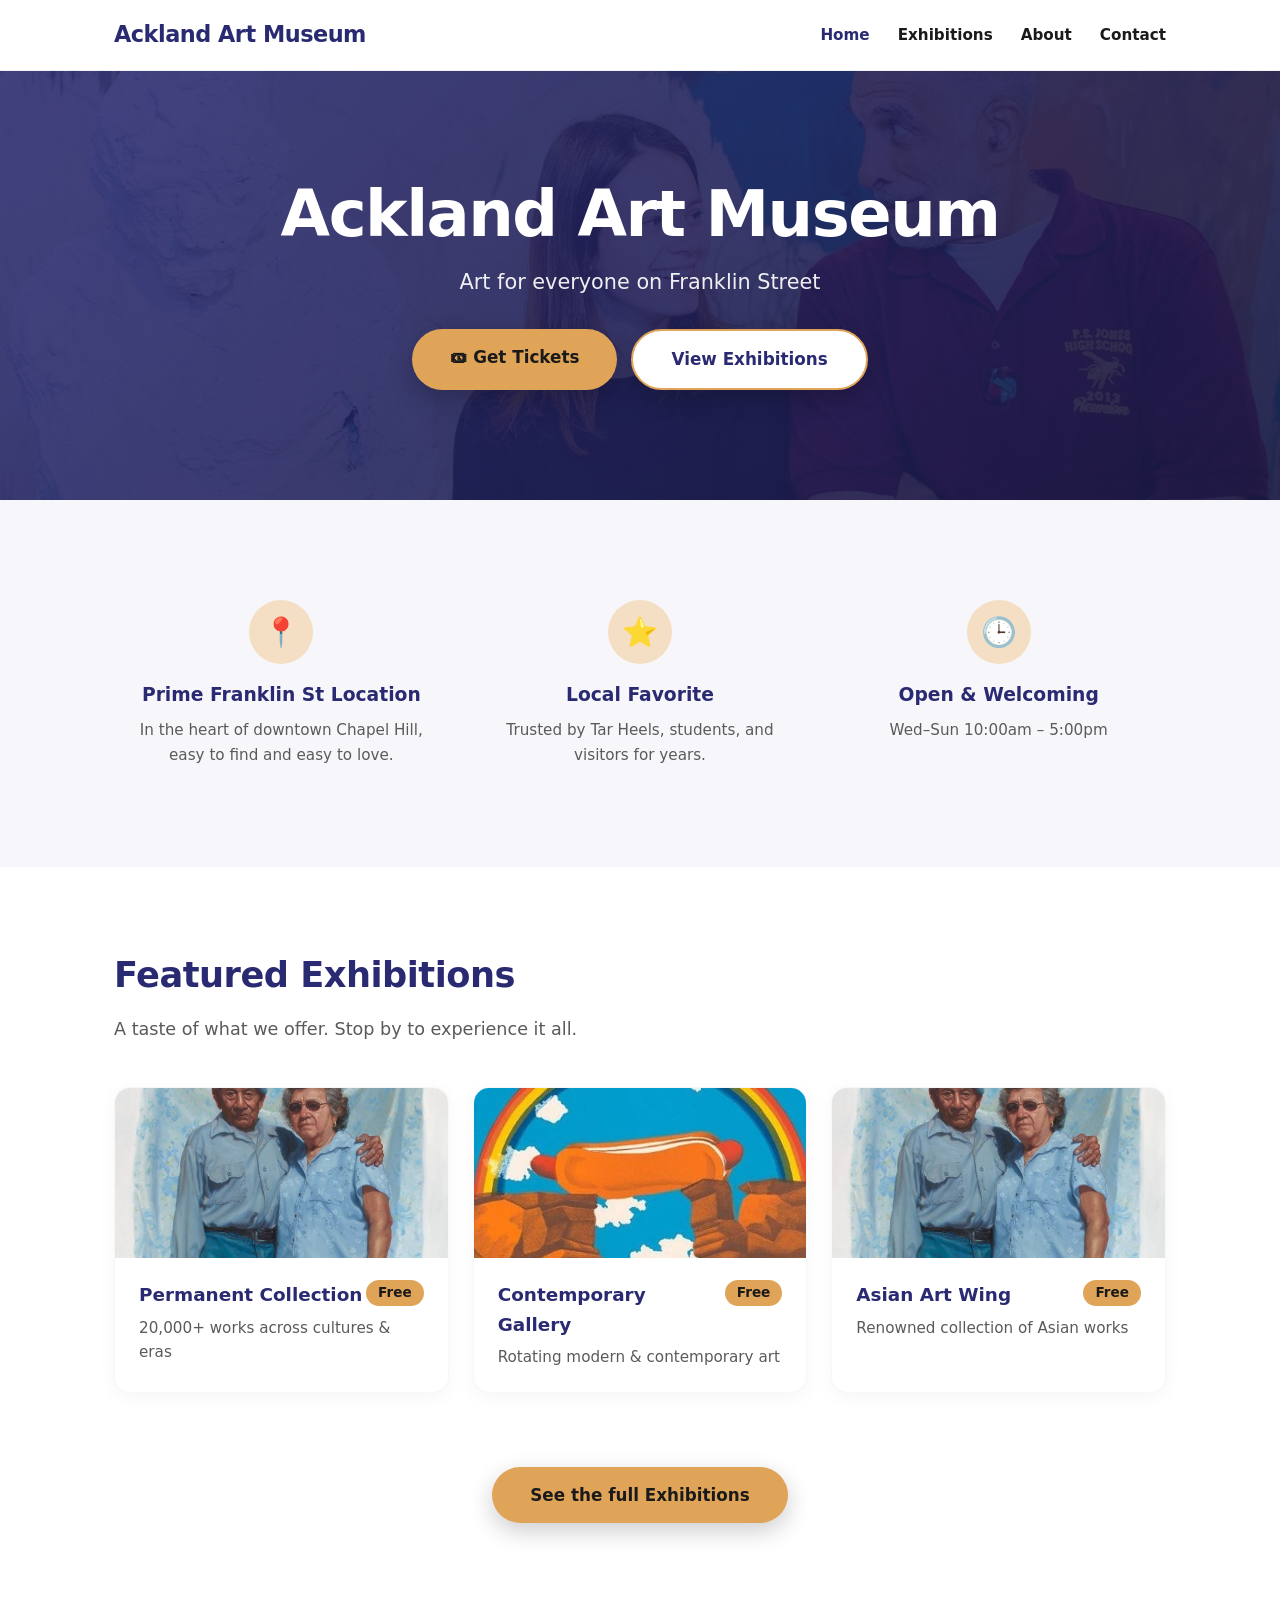
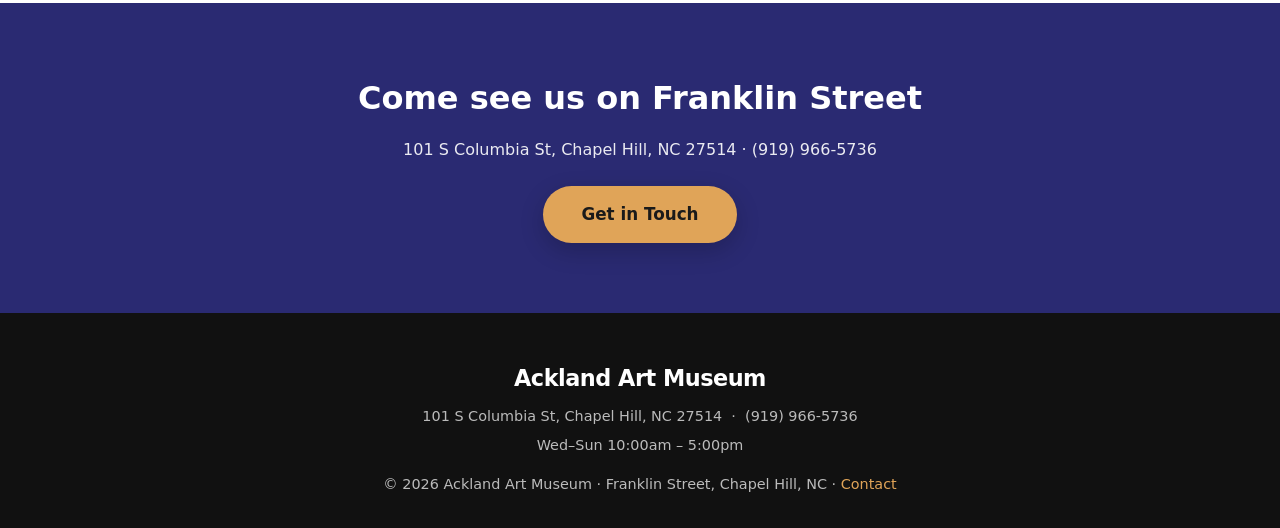
<file: index.html>
<!DOCTYPE html>

<html lang="en"><head>
<meta charset="utf-8"/><meta content="width=device-width,initial-scale=1" name="viewport"/>
<title>Home · Ackland Art Museum</title>
<meta content="Art for everyone on Franklin Street — Ackland Art Museum on Franklin Street, Chapel Hill." name="description"/>
<link href="styles.css" rel="stylesheet"/></head><body>
<header class="nav"><div class="container nav-inner">
<a class="brand" href="index.html">Ackland Art Museum</a>
<nav><ul class="nav-links"><li><a class="active" href="index.html">Home</a></li><li><a class="" href="menu.html">Exhibitions</a></li><li><a class="" href="about.html">About</a></li><li><a class="" href="contact.html">Contact</a></li></ul></nav></div></header>
<section class="hero has-photo" style="--hero-img:url('images/real0.jpg')"><div class="container">
<h1>Ackland Art Museum</h1><p>Art for everyone on Franklin Street</p>
<div class="actions"><a class="btn" href="javascript:void(0)" onclick="openModal('tickets')">🎟 Get Tickets</a><a class="btn secondary" href="menu.html">View Exhibitions</a></div></div></section>
<section class="section"><div class="container">
<div class="grid"><div class="feature"><div class="ico">📍</div><h3>Prime Franklin St Location</h3><p>In the heart of downtown Chapel Hill, easy to find and easy to love.</p></div><div class="feature"><div class="ico">⭐</div><h3>Local Favorite</h3><p>Trusted by Tar Heels, students, and visitors for years.</p></div><div class="feature"><div class="ico">🕒</div><h3>Open &amp; Welcoming</h3><p>Wed–Sun 10:00am – 5:00pm</p></div></div></div></section>
<section class="section" style="background:#fff"><div class="container">
<h2>Featured Exhibitions</h2><p class="lead">A taste of what we offer. Stop by to experience it all.</p>
<div class="grid"><div class="card"><img alt="Permanent Collection" class="thumb" loading="lazy" src="images/real1.jpg"/><div class="card-body"><span class="price">Free</span><h3>Permanent Collection</h3><p>20,000+ works across cultures &amp; eras</p></div></div><div class="card"><img alt="Contemporary Gallery" class="thumb" loading="lazy" src="images/real5.jpg"/><div class="card-body"><span class="price">Free</span><h3>Contemporary Gallery</h3><p>Rotating modern &amp; contemporary art</p></div></div><div class="card"><img alt="Asian Art Wing" class="thumb" loading="lazy" src="images/real1.jpg"/><div class="card-body"><span class="price">Free</span><h3>Asian Art Wing</h3><p>Renowned collection of Asian works</p></div></div></div>
<div style="text-align:center;margin-top:40px"><a class="btn" href="menu.html">See the full Exhibitions</a></div>
</div></section>
<section class="cta"><div class="container">
<h2>Come see us on Franklin Street</h2>
<p>101 S Columbia St, Chapel Hill, NC 27514 · (919) 966-5736</p>
<a class="btn" href="contact.html" style="margin-top:24px">Get in Touch</a></div></section>
<footer><div class="container">
<div class="brand">Ackland Art Museum</div>
<p>101 S Columbia St, Chapel Hill, NC 27514  ·  (919) 966-5736</p>
<p style="margin-top:6px">Wed–Sun 10:00am – 5:00pm</p>
<p style="margin-top:16px">© 2026 Ackland Art Museum · Franklin Street, Chapel Hill, NC · <a href="contact.html">Contact</a></p>
</div></footer>
<div class="modal-bg" id="tickets"><div class="modal" id="tickets-body">
<span class="close" onclick="closeModal('tickets')">×</span>
<h3>Plan Your Visit</h3><p style="color:var(--muted);font-size:.9rem;margin-bottom:16px">General admission is always free — reserve a spot for guided tours &amp; events.</p>
<div class="field"><label>Name</label><input required=""/></div>
<div class="field"><label>Visit date</label><input type="date"/></div>
<div class="field"><label>Experience</label><select><option>General Admission (Free)</option><option>Guided Tour</option><option>Art After Dark</option><option>Family Workshop</option></select></div>
<div class="field"><label>Guests</label><select><option>1</option><option>2</option><option>3</option><option>4+</option></select></div>
<button class="btn" onclick="submitForm('tickets-body','Visit reserved! 🎉')" style="width:100%">Reserve Visit</button>
<p class="note">Demo form. Connect Eventbrite or a ticketing provider to sell paid tickets.</p>
</div></div>
<script>
const MENU = [{"name": "Permanent Collection", "price": "Free"}, {"name": "Contemporary Gallery", "price": "Free"}, {"name": "Asian Art Wing", "price": "Free"}, {"name": "Guided Tours", "price": "Free"}, {"name": "Art After Dark", "price": "Free"}, {"name": "Family Workshops", "price": "Free"}];
const CART = {};
function money(s){const n=parseFloat(String(s).replace(/[^0-9.]/g,''));return isNaN(n)?0:n;}
function openModal(id){document.getElementById(id).classList.add('open');}
function closeModal(id){document.getElementById(id).classList.remove('open');}
function addToCart(name){CART[name]=(CART[name]||0)+1;renderCart();openModal('order');}
function chg(name,d){CART[name]=(CART[name]||0)+d;if(CART[name]<=0)delete CART[name];renderCart();}
function renderCart(){
  const el=document.getElementById('cart-lines');if(!el)return;
  let total=0,html='';const keys=Object.keys(CART);
  if(!keys.length){el.innerHTML='<p style=\'color:#999\'>Your cart is empty. Add items from the menu.</p>';document.getElementById('cart-total').textContent='';updateFab();return;}
  keys.forEach(k=>{const it=MENU.find(m=>m.name===k)||{price:'0'};const line=money(it.price)*CART[k];total+=line;
    html+=`<div class='cart-line'><span>${k}</span><span class='qty'><button onclick=\"chg('${k.replace(/'/g,"\\'")}',-1)\">−</button>${CART[k]}<button onclick=\"chg('${k.replace(/'/g,"\\'")}',1)\">+</button></span></div>`;});
  el.innerHTML=html;document.getElementById('cart-total').textContent='Total: $'+total.toFixed(2);updateFab();
}
function updateFab(){const f=document.getElementById('cartFab');if(!f)return;const c=Object.values(CART).reduce((a,b)=>a+b,0);f.style.display=c?'block':'none';f.textContent='🛒 View Cart ('+c+')';}
function checkout(){
  // GO-LIVE HOOK: replace with your Stripe Payment Link / Square Online / Toast URL
  const c=Object.values(CART).reduce((a,b)=>a+b,0);
  if(!c){alert('Add some items first!');return;}
  document.getElementById('order-body').innerHTML='<h3>Order received! 🎉</h3><p style=\'margin-top:10px;color:var(--muted)\'>This demo confirms your order. Connect a Stripe Payment Link or Toast/Square account to accept live payments.</p>';
}
function submitForm(id,msg){document.getElementById(id).innerHTML='<h3>'+msg+'</h3><p style=\'margin-top:10px;color:var(--muted)\'>This demo confirms your request. Connect OpenTable/Resy (reservations) or a booking engine to go live.</p>';}
</script></body></html>
</file>
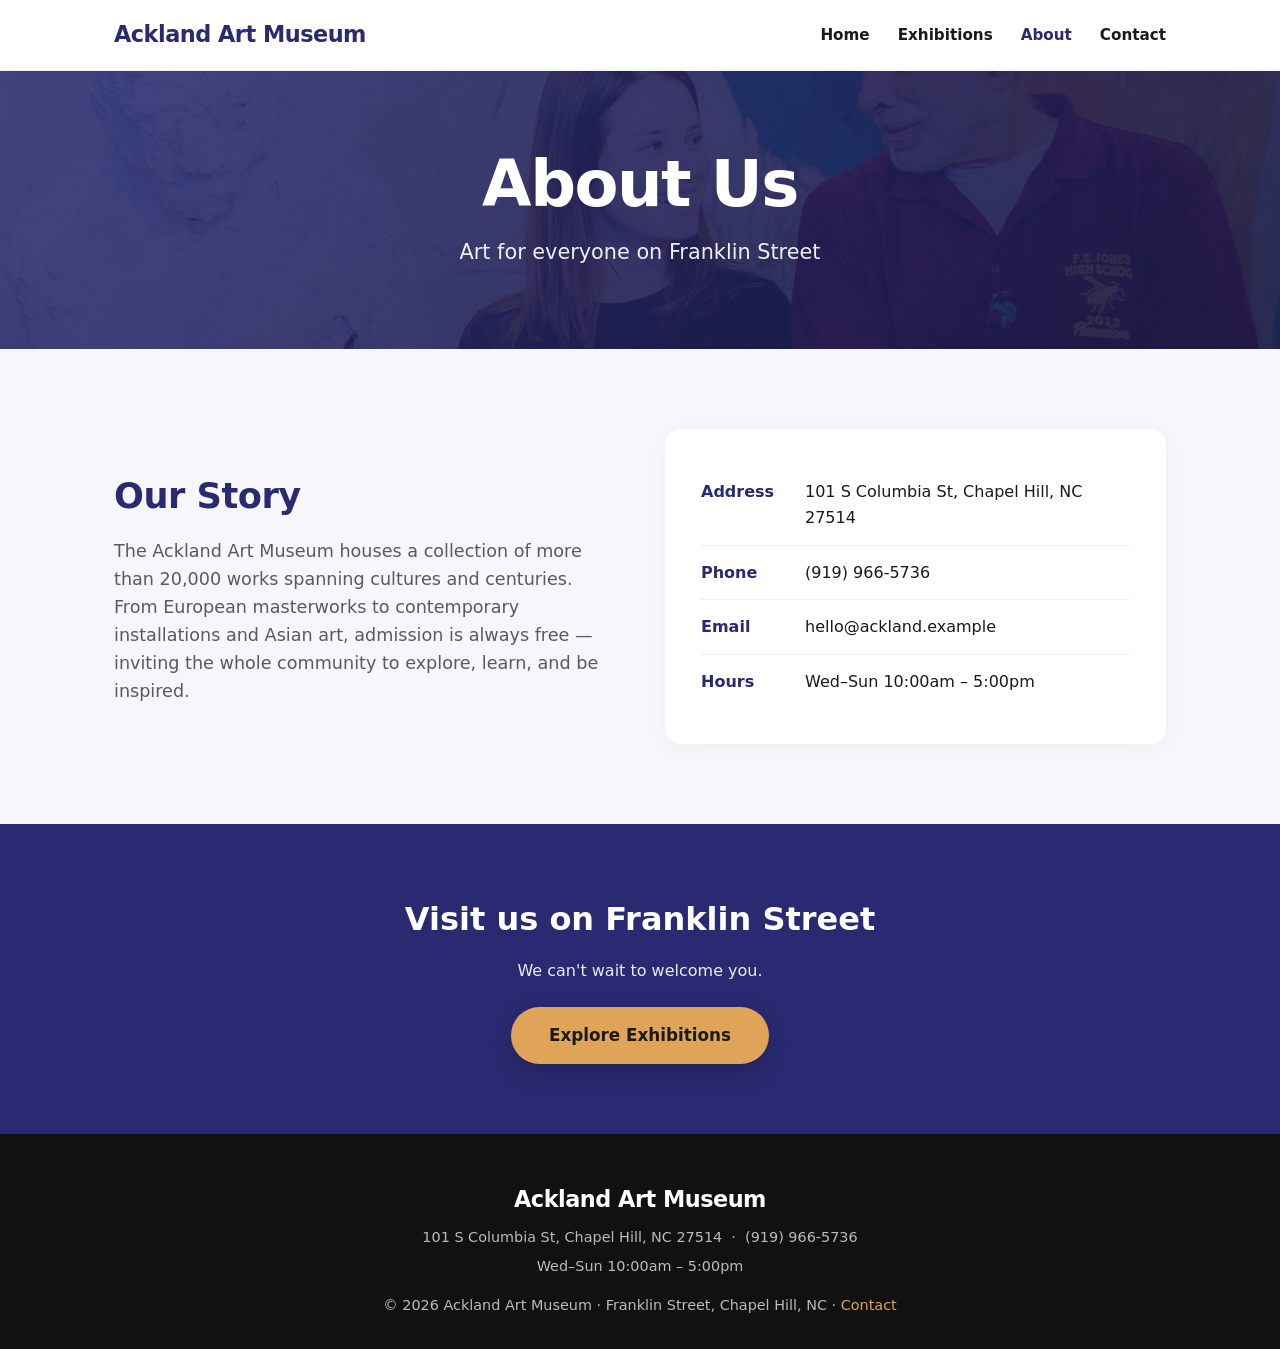
<file: about.html>
<!DOCTYPE html>

<html lang="en"><head>
<meta charset="utf-8"/><meta content="width=device-width,initial-scale=1" name="viewport"/>
<title>About · Ackland Art Museum</title>
<meta content="Art for everyone on Franklin Street — Ackland Art Museum on Franklin Street, Chapel Hill." name="description"/>
<link href="styles.css" rel="stylesheet"/></head><body>
<header class="nav"><div class="container nav-inner">
<a class="brand" href="index.html">Ackland Art Museum</a>
<nav><ul class="nav-links"><li><a class="" href="index.html">Home</a></li><li><a class="" href="menu.html">Exhibitions</a></li><li><a class="active" href="about.html">About</a></li><li><a class="" href="contact.html">Contact</a></li></ul></nav></div></header>
<section class="hero has-photo" style="padding:80px 0;--hero-img:url('images/real0.jpg')"><div class="container">
<h1>About Us</h1><p>Art for everyone on Franklin Street</p></div></section>
<section class="section"><div class="container split">
<div><h2>Our Story</h2><p style="color:var(--muted);font-size:1.1rem">The Ackland Art Museum houses a collection of more than 20,000 works spanning cultures and centuries. From European masterworks to contemporary installations and Asian art, admission is always free — inviting the whole community to explore, learn, and be inspired.</p></div>
<div class="box">
<div class="info-row"><span class="k">Address</span><span>101 S Columbia St, Chapel Hill, NC 27514</span></div>
<div class="info-row"><span class="k">Phone</span><span>(919) 966-5736</span></div>
<div class="info-row"><span class="k">Email</span><span>hello@ackland.example</span></div>
<div class="info-row"><span class="k">Hours</span><span>Wed–Sun 10:00am – 5:00pm</span></div>
</div></div></section>
<section class="cta"><div class="container"><h2>Visit us on Franklin Street</h2>
<p>We can't wait to welcome you.</p>
<a class="btn" href="menu.html" style="margin-top:24px">Explore Exhibitions</a></div></section>
<footer><div class="container">
<div class="brand">Ackland Art Museum</div>
<p>101 S Columbia St, Chapel Hill, NC 27514  ·  (919) 966-5736</p>
<p style="margin-top:6px">Wed–Sun 10:00am – 5:00pm</p>
<p style="margin-top:16px">© 2026 Ackland Art Museum · Franklin Street, Chapel Hill, NC · <a href="contact.html">Contact</a></p>
</div></footer>
<div class="modal-bg" id="tickets"><div class="modal" id="tickets-body">
<span class="close" onclick="closeModal('tickets')">×</span>
<h3>Plan Your Visit</h3><p style="color:var(--muted);font-size:.9rem;margin-bottom:16px">General admission is always free — reserve a spot for guided tours &amp; events.</p>
<div class="field"><label>Name</label><input required=""/></div>
<div class="field"><label>Visit date</label><input type="date"/></div>
<div class="field"><label>Experience</label><select><option>General Admission (Free)</option><option>Guided Tour</option><option>Art After Dark</option><option>Family Workshop</option></select></div>
<div class="field"><label>Guests</label><select><option>1</option><option>2</option><option>3</option><option>4+</option></select></div>
<button class="btn" onclick="submitForm('tickets-body','Visit reserved! 🎉')" style="width:100%">Reserve Visit</button>
<p class="note">Demo form. Connect Eventbrite or a ticketing provider to sell paid tickets.</p>
</div></div>
<script>
const MENU = [{"name": "Permanent Collection", "price": "Free"}, {"name": "Contemporary Gallery", "price": "Free"}, {"name": "Asian Art Wing", "price": "Free"}, {"name": "Guided Tours", "price": "Free"}, {"name": "Art After Dark", "price": "Free"}, {"name": "Family Workshops", "price": "Free"}];
const CART = {};
function money(s){const n=parseFloat(String(s).replace(/[^0-9.]/g,''));return isNaN(n)?0:n;}
function openModal(id){document.getElementById(id).classList.add('open');}
function closeModal(id){document.getElementById(id).classList.remove('open');}
function addToCart(name){CART[name]=(CART[name]||0)+1;renderCart();openModal('order');}
function chg(name,d){CART[name]=(CART[name]||0)+d;if(CART[name]<=0)delete CART[name];renderCart();}
function renderCart(){
  const el=document.getElementById('cart-lines');if(!el)return;
  let total=0,html='';const keys=Object.keys(CART);
  if(!keys.length){el.innerHTML='<p style=\'color:#999\'>Your cart is empty. Add items from the menu.</p>';document.getElementById('cart-total').textContent='';updateFab();return;}
  keys.forEach(k=>{const it=MENU.find(m=>m.name===k)||{price:'0'};const line=money(it.price)*CART[k];total+=line;
    html+=`<div class='cart-line'><span>${k}</span><span class='qty'><button onclick=\"chg('${k.replace(/'/g,"\\'")}',-1)\">−</button>${CART[k]}<button onclick=\"chg('${k.replace(/'/g,"\\'")}',1)\">+</button></span></div>`;});
  el.innerHTML=html;document.getElementById('cart-total').textContent='Total: $'+total.toFixed(2);updateFab();
}
function updateFab(){const f=document.getElementById('cartFab');if(!f)return;const c=Object.values(CART).reduce((a,b)=>a+b,0);f.style.display=c?'block':'none';f.textContent='🛒 View Cart ('+c+')';}
function checkout(){
  // GO-LIVE HOOK: replace with your Stripe Payment Link / Square Online / Toast URL
  const c=Object.values(CART).reduce((a,b)=>a+b,0);
  if(!c){alert('Add some items first!');return;}
  document.getElementById('order-body').innerHTML='<h3>Order received! 🎉</h3><p style=\'margin-top:10px;color:var(--muted)\'>This demo confirms your order. Connect a Stripe Payment Link or Toast/Square account to accept live payments.</p>';
}
function submitForm(id,msg){document.getElementById(id).innerHTML='<h3>'+msg+'</h3><p style=\'margin-top:10px;color:var(--muted)\'>This demo confirms your request. Connect OpenTable/Resy (reservations) or a booking engine to go live.</p>';}
</script></body></html>
</file>
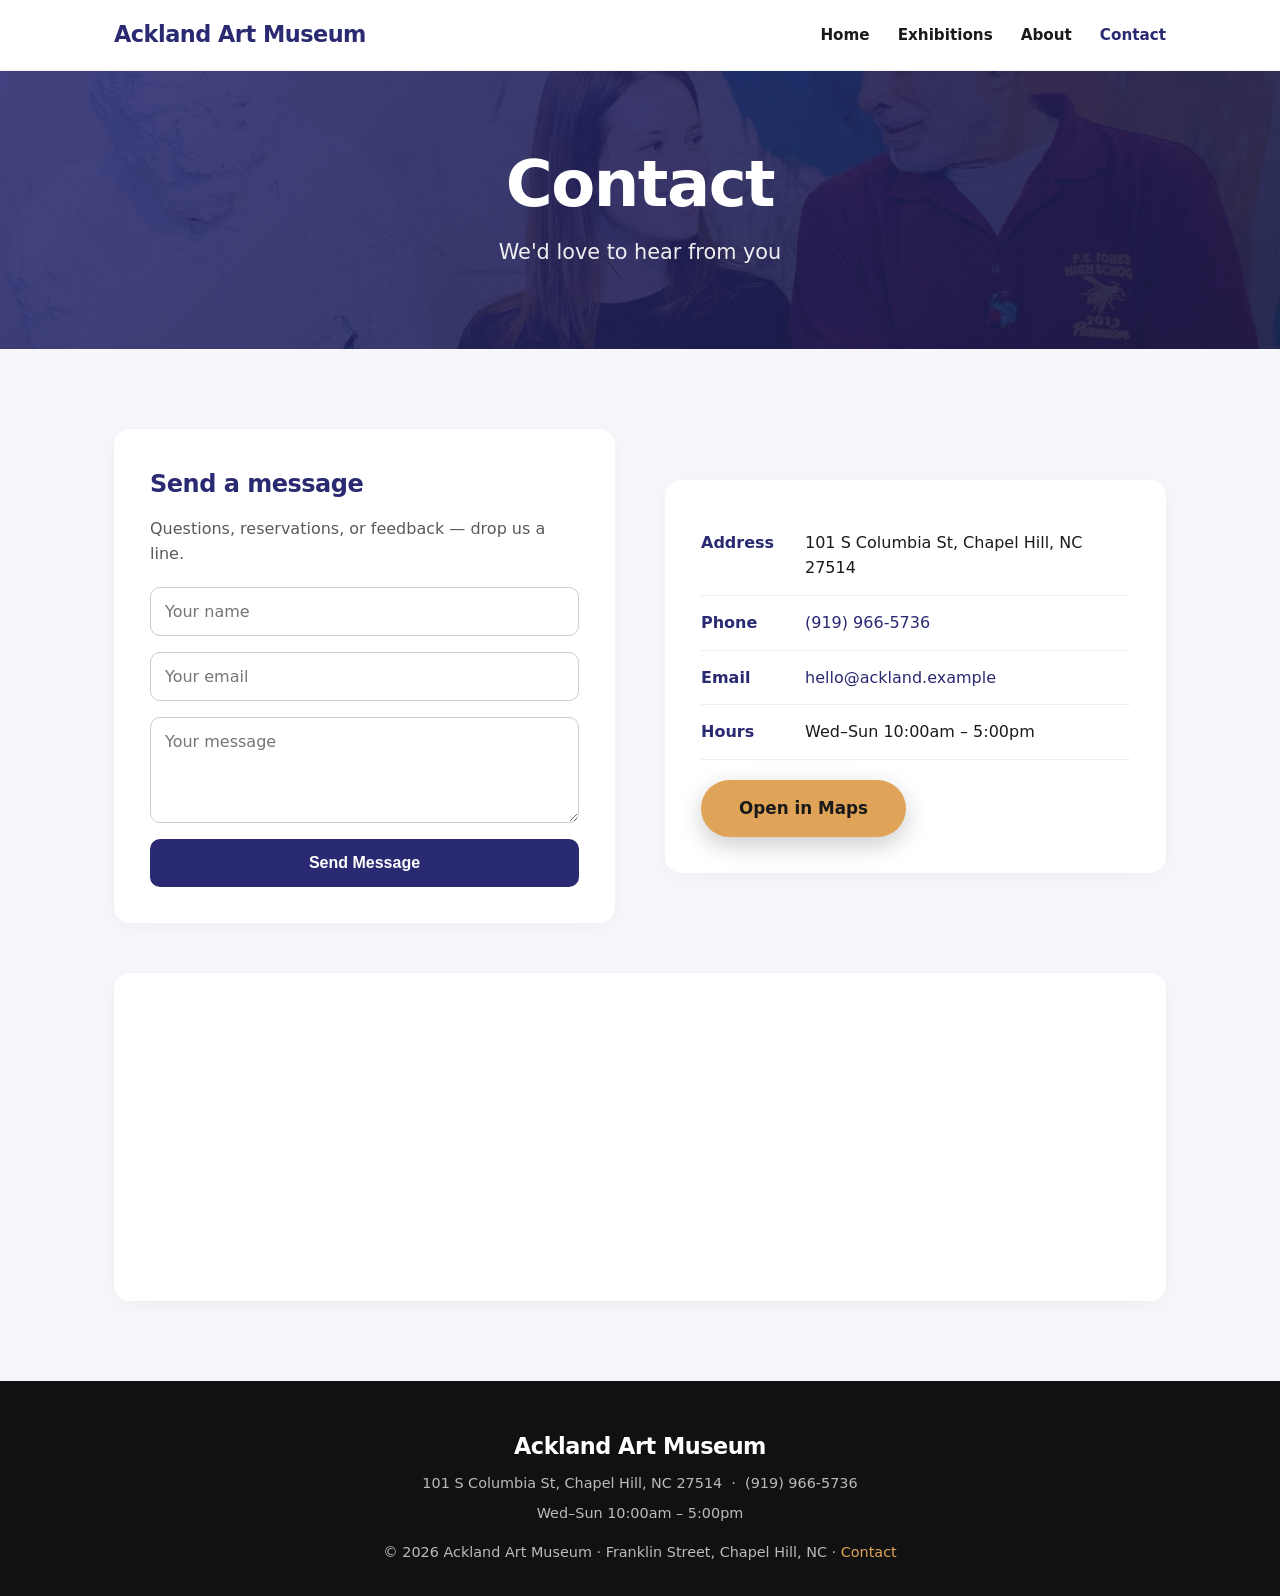
<file: contact.html>
<!DOCTYPE html>

<html lang="en"><head>
<meta charset="utf-8"/><meta content="width=device-width,initial-scale=1" name="viewport"/>
<title>Contact · Ackland Art Museum</title>
<meta content="Art for everyone on Franklin Street — Ackland Art Museum on Franklin Street, Chapel Hill." name="description"/>
<link href="styles.css" rel="stylesheet"/></head><body>
<header class="nav"><div class="container nav-inner">
<a class="brand" href="index.html">Ackland Art Museum</a>
<nav><ul class="nav-links"><li><a class="" href="index.html">Home</a></li><li><a class="" href="menu.html">Exhibitions</a></li><li><a class="" href="about.html">About</a></li><li><a class="active" href="contact.html">Contact</a></li></ul></nav></div></header>
<section class="hero has-photo" style="padding:80px 0;--hero-img:url('images/real0.jpg')"><div class="container">
<h1>Contact</h1><p>We'd love to hear from you</p></div></section>
<section class="section"><div class="container split">
<div class="box"><h2 style="font-size:1.5rem">Send a message</h2>
<p style="color:var(--muted);margin:8px 0 20px">Questions, reservations, or feedback — drop us a line.</p>
<form onsubmit="event.preventDefault();this.innerHTML='&lt;p style=&quot;color:var(--primary);font-weight:700&quot;&gt;Thanks! We\'ll be in touch soon.&lt;/p&gt;';">
<input placeholder="Your name" required="" type="text"/>
<input placeholder="Your email" required="" type="email"/>
<textarea placeholder="Your message" required="" rows="4"></textarea>
<button type="submit">Send Message</button></form></div>
<div class="box">
<div class="info-row"><span class="k">Address</span><span>101 S Columbia St, Chapel Hill, NC 27514</span></div>
<div class="info-row"><span class="k">Phone</span><span><a href="tel:(919) 966-5736">(919) 966-5736</a></span></div>
<div class="info-row"><span class="k">Email</span><span><a href="mailto:hello@ackland.example">hello@ackland.example</a></span></div>
<div class="info-row"><span class="k">Hours</span><span>Wed–Sun 10:00am – 5:00pm</span></div>
<div style="margin-top:20px"><a class="btn" href="https://www.google.com/maps/search/?api=1&amp;query=101+S+Columbia+St,+Chapel+Hill,+NC+27514" rel="noopener" style="margin-top:0" target="_blank">Open in Maps</a></div>
</div><div class="box" style="grid-column:1/-1;padding:0;overflow:hidden"><iframe height="320" loading="lazy" referrerpolicy="no-referrer-when-downgrade" src="https://www.google.com/maps?q=101+S+Columbia+St%2C+Chapel+Hill%2C+NC+27514&amp;output=embed" style="border:0;border-radius:16px" title="Map" width="100%"></iframe></div></div></section>
<footer><div class="container">
<div class="brand">Ackland Art Museum</div>
<p>101 S Columbia St, Chapel Hill, NC 27514  ·  (919) 966-5736</p>
<p style="margin-top:6px">Wed–Sun 10:00am – 5:00pm</p>
<p style="margin-top:16px">© 2026 Ackland Art Museum · Franklin Street, Chapel Hill, NC · <a href="contact.html">Contact</a></p>
</div></footer>
<div class="modal-bg" id="tickets"><div class="modal" id="tickets-body">
<span class="close" onclick="closeModal('tickets')">×</span>
<h3>Plan Your Visit</h3><p style="color:var(--muted);font-size:.9rem;margin-bottom:16px">General admission is always free — reserve a spot for guided tours &amp; events.</p>
<div class="field"><label>Name</label><input required=""/></div>
<div class="field"><label>Visit date</label><input type="date"/></div>
<div class="field"><label>Experience</label><select><option>General Admission (Free)</option><option>Guided Tour</option><option>Art After Dark</option><option>Family Workshop</option></select></div>
<div class="field"><label>Guests</label><select><option>1</option><option>2</option><option>3</option><option>4+</option></select></div>
<button class="btn" onclick="submitForm('tickets-body','Visit reserved! 🎉')" style="width:100%">Reserve Visit</button>
<p class="note">Demo form. Connect Eventbrite or a ticketing provider to sell paid tickets.</p>
</div></div>
<script>
const MENU = [{"name": "Permanent Collection", "price": "Free"}, {"name": "Contemporary Gallery", "price": "Free"}, {"name": "Asian Art Wing", "price": "Free"}, {"name": "Guided Tours", "price": "Free"}, {"name": "Art After Dark", "price": "Free"}, {"name": "Family Workshops", "price": "Free"}];
const CART = {};
function money(s){const n=parseFloat(String(s).replace(/[^0-9.]/g,''));return isNaN(n)?0:n;}
function openModal(id){document.getElementById(id).classList.add('open');}
function closeModal(id){document.getElementById(id).classList.remove('open');}
function addToCart(name){CART[name]=(CART[name]||0)+1;renderCart();openModal('order');}
function chg(name,d){CART[name]=(CART[name]||0)+d;if(CART[name]<=0)delete CART[name];renderCart();}
function renderCart(){
  const el=document.getElementById('cart-lines');if(!el)return;
  let total=0,html='';const keys=Object.keys(CART);
  if(!keys.length){el.innerHTML='<p style=\'color:#999\'>Your cart is empty. Add items from the menu.</p>';document.getElementById('cart-total').textContent='';updateFab();return;}
  keys.forEach(k=>{const it=MENU.find(m=>m.name===k)||{price:'0'};const line=money(it.price)*CART[k];total+=line;
    html+=`<div class='cart-line'><span>${k}</span><span class='qty'><button onclick=\"chg('${k.replace(/'/g,"\\'")}',-1)\">−</button>${CART[k]}<button onclick=\"chg('${k.replace(/'/g,"\\'")}',1)\">+</button></span></div>`;});
  el.innerHTML=html;document.getElementById('cart-total').textContent='Total: $'+total.toFixed(2);updateFab();
}
function updateFab(){const f=document.getElementById('cartFab');if(!f)return;const c=Object.values(CART).reduce((a,b)=>a+b,0);f.style.display=c?'block':'none';f.textContent='🛒 View Cart ('+c+')';}
function checkout(){
  // GO-LIVE HOOK: replace with your Stripe Payment Link / Square Online / Toast URL
  const c=Object.values(CART).reduce((a,b)=>a+b,0);
  if(!c){alert('Add some items first!');return;}
  document.getElementById('order-body').innerHTML='<h3>Order received! 🎉</h3><p style=\'margin-top:10px;color:var(--muted)\'>This demo confirms your order. Connect a Stripe Payment Link or Toast/Square account to accept live payments.</p>';
}
function submitForm(id,msg){document.getElementById(id).innerHTML='<h3>'+msg+'</h3><p style=\'margin-top:10px;color:var(--muted)\'>This demo confirms your request. Connect OpenTable/Resy (reservations) or a booking engine to go live.</p>';}
</script></body></html>
</file>
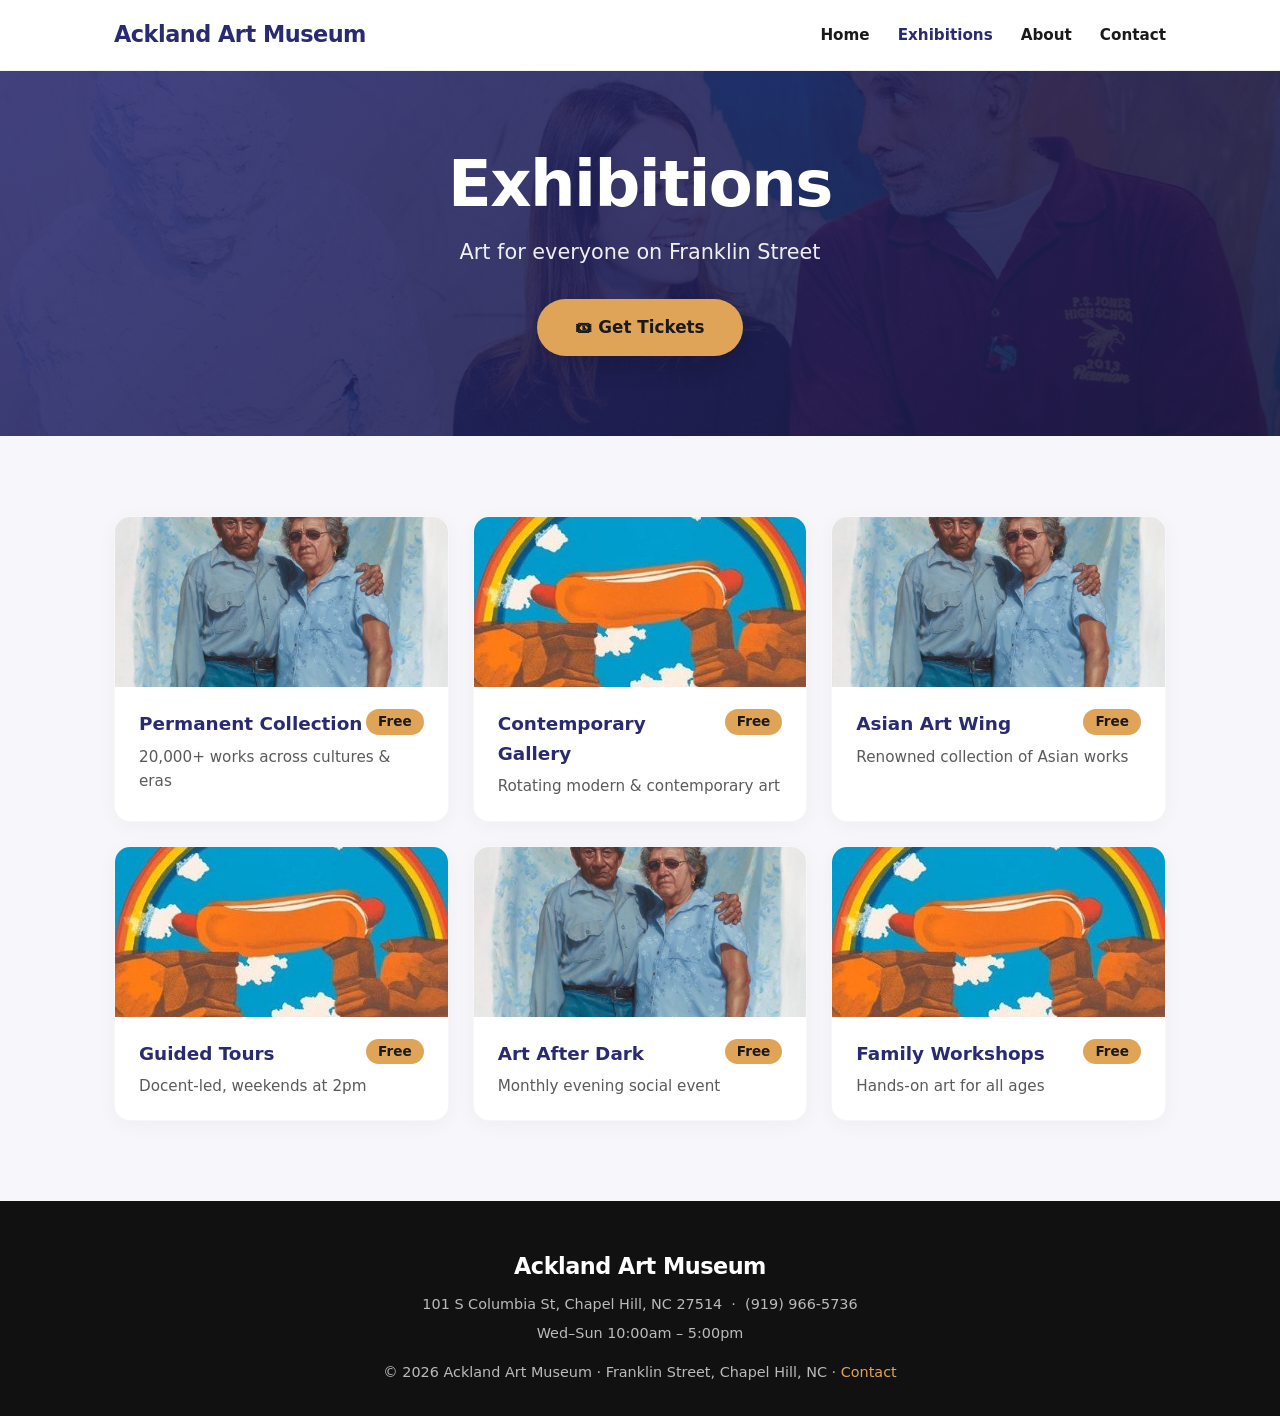
<file: menu.html>
<!DOCTYPE html>

<html lang="en"><head>
<meta charset="utf-8"/><meta content="width=device-width,initial-scale=1" name="viewport"/>
<title>Exhibitions · Ackland Art Museum</title>
<meta content="Art for everyone on Franklin Street — Ackland Art Museum on Franklin Street, Chapel Hill." name="description"/>
<link href="styles.css" rel="stylesheet"/></head><body>
<header class="nav"><div class="container nav-inner">
<a class="brand" href="index.html">Ackland Art Museum</a>
<nav><ul class="nav-links"><li><a class="" href="index.html">Home</a></li><li><a class="active" href="menu.html">Exhibitions</a></li><li><a class="" href="about.html">About</a></li><li><a class="" href="contact.html">Contact</a></li></ul></nav></div></header>
<section class="hero has-photo" style="padding:80px 0;--hero-img:url('images/real0.jpg')"><div class="container">
<h1>Exhibitions</h1><p>Art for everyone on Franklin Street</p><div class="actions"><a class="btn" href="javascript:void(0)" onclick="openModal('tickets')">🎟 Get Tickets</a></div></div></section>
<section class="section"><div class="container">
<div class="grid"><div class="card"><img alt="Permanent Collection" class="thumb" loading="lazy" src="images/real1.jpg"/><div class="card-body"><span class="price">Free</span><h3>Permanent Collection</h3><p>20,000+ works across cultures &amp; eras</p></div></div><div class="card"><img alt="Contemporary Gallery" class="thumb" loading="lazy" src="images/real5.jpg"/><div class="card-body"><span class="price">Free</span><h3>Contemporary Gallery</h3><p>Rotating modern &amp; contemporary art</p></div></div><div class="card"><img alt="Asian Art Wing" class="thumb" loading="lazy" src="images/real1.jpg"/><div class="card-body"><span class="price">Free</span><h3>Asian Art Wing</h3><p>Renowned collection of Asian works</p></div></div><div class="card"><img alt="Guided Tours" class="thumb" loading="lazy" src="images/real5.jpg"/><div class="card-body"><span class="price">Free</span><h3>Guided Tours</h3><p>Docent-led, weekends at 2pm</p></div></div><div class="card"><img alt="Art After Dark" class="thumb" loading="lazy" src="images/real1.jpg"/><div class="card-body"><span class="price">Free</span><h3>Art After Dark</h3><p>Monthly evening social event</p></div></div><div class="card"><img alt="Family Workshops" class="thumb" loading="lazy" src="images/real5.jpg"/><div class="card-body"><span class="price">Free</span><h3>Family Workshops</h3><p>Hands-on art for all ages</p></div></div></div></div></section>
<footer><div class="container">
<div class="brand">Ackland Art Museum</div>
<p>101 S Columbia St, Chapel Hill, NC 27514  ·  (919) 966-5736</p>
<p style="margin-top:6px">Wed–Sun 10:00am – 5:00pm</p>
<p style="margin-top:16px">© 2026 Ackland Art Museum · Franklin Street, Chapel Hill, NC · <a href="contact.html">Contact</a></p>
</div></footer>
<div class="modal-bg" id="tickets"><div class="modal" id="tickets-body">
<span class="close" onclick="closeModal('tickets')">×</span>
<h3>Plan Your Visit</h3><p style="color:var(--muted);font-size:.9rem;margin-bottom:16px">General admission is always free — reserve a spot for guided tours &amp; events.</p>
<div class="field"><label>Name</label><input required=""/></div>
<div class="field"><label>Visit date</label><input type="date"/></div>
<div class="field"><label>Experience</label><select><option>General Admission (Free)</option><option>Guided Tour</option><option>Art After Dark</option><option>Family Workshop</option></select></div>
<div class="field"><label>Guests</label><select><option>1</option><option>2</option><option>3</option><option>4+</option></select></div>
<button class="btn" onclick="submitForm('tickets-body','Visit reserved! 🎉')" style="width:100%">Reserve Visit</button>
<p class="note">Demo form. Connect Eventbrite or a ticketing provider to sell paid tickets.</p>
</div></div>
<script>
const MENU = [{"name": "Permanent Collection", "price": "Free"}, {"name": "Contemporary Gallery", "price": "Free"}, {"name": "Asian Art Wing", "price": "Free"}, {"name": "Guided Tours", "price": "Free"}, {"name": "Art After Dark", "price": "Free"}, {"name": "Family Workshops", "price": "Free"}];
const CART = {};
function money(s){const n=parseFloat(String(s).replace(/[^0-9.]/g,''));return isNaN(n)?0:n;}
function openModal(id){document.getElementById(id).classList.add('open');}
function closeModal(id){document.getElementById(id).classList.remove('open');}
function addToCart(name){CART[name]=(CART[name]||0)+1;renderCart();openModal('order');}
function chg(name,d){CART[name]=(CART[name]||0)+d;if(CART[name]<=0)delete CART[name];renderCart();}
function renderCart(){
  const el=document.getElementById('cart-lines');if(!el)return;
  let total=0,html='';const keys=Object.keys(CART);
  if(!keys.length){el.innerHTML='<p style=\'color:#999\'>Your cart is empty. Add items from the menu.</p>';document.getElementById('cart-total').textContent='';updateFab();return;}
  keys.forEach(k=>{const it=MENU.find(m=>m.name===k)||{price:'0'};const line=money(it.price)*CART[k];total+=line;
    html+=`<div class='cart-line'><span>${k}</span><span class='qty'><button onclick=\"chg('${k.replace(/'/g,"\\'")}',-1)\">−</button>${CART[k]}<button onclick=\"chg('${k.replace(/'/g,"\\'")}',1)\">+</button></span></div>`;});
  el.innerHTML=html;document.getElementById('cart-total').textContent='Total: $'+total.toFixed(2);updateFab();
}
function updateFab(){const f=document.getElementById('cartFab');if(!f)return;const c=Object.values(CART).reduce((a,b)=>a+b,0);f.style.display=c?'block':'none';f.textContent='🛒 View Cart ('+c+')';}
function checkout(){
  // GO-LIVE HOOK: replace with your Stripe Payment Link / Square Online / Toast URL
  const c=Object.values(CART).reduce((a,b)=>a+b,0);
  if(!c){alert('Add some items first!');return;}
  document.getElementById('order-body').innerHTML='<h3>Order received! 🎉</h3><p style=\'margin-top:10px;color:var(--muted)\'>This demo confirms your order. Connect a Stripe Payment Link or Toast/Square account to accept live payments.</p>';
}
function submitForm(id,msg){document.getElementById(id).innerHTML='<h3>'+msg+'</h3><p style=\'margin-top:10px;color:var(--muted)\'>This demo confirms your request. Connect OpenTable/Resy (reservations) or a booking engine to go live.</p>';}
</script></body></html>
</file>
<file: styles.css>
:root{--primary:#2a2a72;--accent:#e0a458;--bg:#f7f7fb;--ink:#1a1a1a;--muted:#5a5a5a;--card:#ffffff}
*{margin:0;padding:0;box-sizing:border-box}
html{scroll-behavior:smooth}
body{font-family:'Segoe UI',system-ui,-apple-system,sans-serif;color:var(--ink);background:var(--bg);line-height:1.6}
a{color:var(--primary);text-decoration:none}
.container{max-width:1100px;margin:0 auto;padding:0 24px}
header.nav{position:sticky;top:0;z-index:50;background:rgba(255,255,255,.92);backdrop-filter:blur(10px);border-bottom:1px solid #0000000d}
.nav-inner{display:flex;align-items:center;justify-content:space-between;height:70px}
.brand{font-size:1.4rem;font-weight:800;color:var(--primary);letter-spacing:-.5px}
.nav-links{display:flex;gap:28px;list-style:none}
.nav-links a{color:var(--ink);font-weight:600;font-size:.95rem;transition:color .2s}
.nav-links a:hover,.nav-links a.active{color:var(--primary)}
.hero{background:linear-gradient(135deg,var(--primary),color-mix(in srgb,var(--primary) 60%,#000));color:#fff;padding:110px 0;text-align:center}
.hero h1{font-size:clamp(2.2rem,6vw,4rem);font-weight:800;letter-spacing:-1.5px;line-height:1.05}
.hero p{font-size:1.3rem;margin-top:18px;opacity:.92;max-width:640px;margin-left:auto;margin-right:auto}
.btn{display:inline-block;margin-top:34px;background:var(--accent);color:#1a1a1a;padding:15px 38px;border-radius:50px;font-weight:700;font-size:1.05rem;transition:transform .15s,box-shadow .15s;box-shadow:0 8px 24px #0003}
.btn:hover{transform:translateY(-2px);box-shadow:0 12px 30px #0004}
.section{padding:80px 0}
.section h2{font-size:2.2rem;font-weight:800;color:var(--primary);margin-bottom:12px;letter-spacing:-.5px}
.section .lead{color:var(--muted);font-size:1.1rem;max-width:680px;margin-bottom:44px}
.grid{display:grid;grid-template-columns:repeat(auto-fit,minmax(260px,1fr));gap:24px}
.card{background:var(--card);border-radius:16px;padding:28px;box-shadow:0 4px 20px #0000000a;border:1px solid #00000008;transition:transform .18s,box-shadow .18s}
.card:hover{transform:translateY(-4px);box-shadow:0 14px 34px #00000014}
.card h3{color:var(--primary);font-size:1.15rem;margin-bottom:6px}
.card .price{float:right;background:var(--accent);color:#1a1a1a;font-weight:700;padding:2px 12px;border-radius:20px;font-size:.85rem}
.card p{color:var(--muted);font-size:.95rem}
.feature{text-align:center;padding:20px}
.feature .ico{width:64px;height:64px;border-radius:50%;background:color-mix(in srgb,var(--accent) 35%,#fff);display:flex;align-items:center;justify-content:center;font-size:1.8rem;margin:0 auto 16px}
.feature h3{color:var(--primary);margin-bottom:8px}
.feature p{color:var(--muted);font-size:.95rem}
.split{display:grid;grid-template-columns:1fr 1fr;gap:50px;align-items:center}
.split .box{background:var(--card);border-radius:16px;padding:36px;box-shadow:0 4px 20px #0000000a}
.info-row{display:flex;gap:14px;padding:14px 0;border-bottom:1px solid #00000010}
.info-row:last-child{border:none}
.info-row .k{font-weight:700;color:var(--primary);min-width:90px}
.cta{background:var(--primary);color:#fff;text-align:center;padding:70px 0}
.cta h2{color:#fff;font-size:2rem}
.cta p{opacity:.9;margin:12px 0 0}
form{display:grid;gap:16px}
form input,form textarea{padding:14px;border:1px solid #ccc;border-radius:10px;font-size:1rem;font-family:inherit}
form button{background:var(--primary);color:#fff;border:none;padding:15px;border-radius:10px;font-weight:700;font-size:1rem;cursor:pointer;transition:opacity .2s}
form button:hover{opacity:.9}
footer{background:#111;color:#bbb;padding:48px 0 32px;text-align:center;font-size:.9rem}
footer .brand{color:#fff;margin-bottom:8px}
footer a{color:var(--accent)}
@media(max-width:760px){.nav-links{gap:16px;font-size:.85rem}.split{grid-template-columns:1fr}.hero{padding:80px 0}}

/* --- enhancements: images + integrations --- */
.hero{position:relative;overflow:hidden}
.hero.has-photo{background:none}
.hero.has-photo::before{content:"";position:absolute;inset:0;
  background:linear-gradient(135deg,color-mix(in srgb,var(--primary) 88%,transparent),color-mix(in srgb,var(--primary) 55%,#000c)),var(--hero-img);
  background-size:cover;background-position:center;z-index:-1}
.card{overflow:hidden;padding:0}
.card .thumb{width:100%;height:170px;object-fit:cover;display:block;background:#eee}
.card .card-body{padding:22px 24px}
.card .price{float:right}
.actions{display:flex;gap:14px;flex-wrap:wrap;justify-content:center;margin-top:30px}
.actions .btn{margin-top:0}
.btn.secondary{background:#fff;color:var(--primary);border:2px solid var(--accent)}
.gallery{display:grid;grid-template-columns:repeat(auto-fit,minmax(180px,1fr));gap:14px;margin-top:20px}
.gallery img{width:100%;height:150px;object-fit:cover;border-radius:12px}
.modal-bg{position:fixed;inset:0;background:#0009;display:none;align-items:center;justify-content:center;z-index:200;padding:20px}
.modal-bg.open{display:flex}
.modal{background:#fff;border-radius:18px;max-width:460px;width:100%;padding:30px;max-height:90vh;overflow:auto}
.modal h3{color:var(--primary);margin-bottom:4px}
.modal .close{float:right;cursor:pointer;font-size:1.5rem;color:#999;line-height:1}
.cart-line{display:flex;justify-content:space-between;align-items:center;padding:10px 0;border-bottom:1px solid #eee}
.qty{display:flex;align-items:center;gap:8px}
.qty button{width:28px;height:28px;border-radius:50%;border:1px solid #ccc;background:#fff;cursor:pointer;font-weight:700}
.menu-add{background:var(--accent);color:#1a1a1a;border:none;padding:8px 16px;border-radius:20px;font-weight:700;cursor:pointer;font-size:.85rem}
.cart-fab{position:fixed;bottom:24px;right:24px;background:var(--primary);color:#fff;border:none;border-radius:50px;padding:14px 22px;font-weight:700;box-shadow:0 8px 24px #0004;cursor:pointer;z-index:150;font-size:1rem}
.cart-total{font-size:1.2rem;font-weight:800;margin:14px 0}
.field{margin-bottom:14px}
.field label{display:block;font-weight:600;margin-bottom:4px;font-size:.9rem}
.field input,.field select{width:100%;padding:12px;border:1px solid #ccc;border-radius:10px;font-size:1rem;font-family:inherit}
.note{font-size:.8rem;color:#999;margin-top:12px}
</file>
